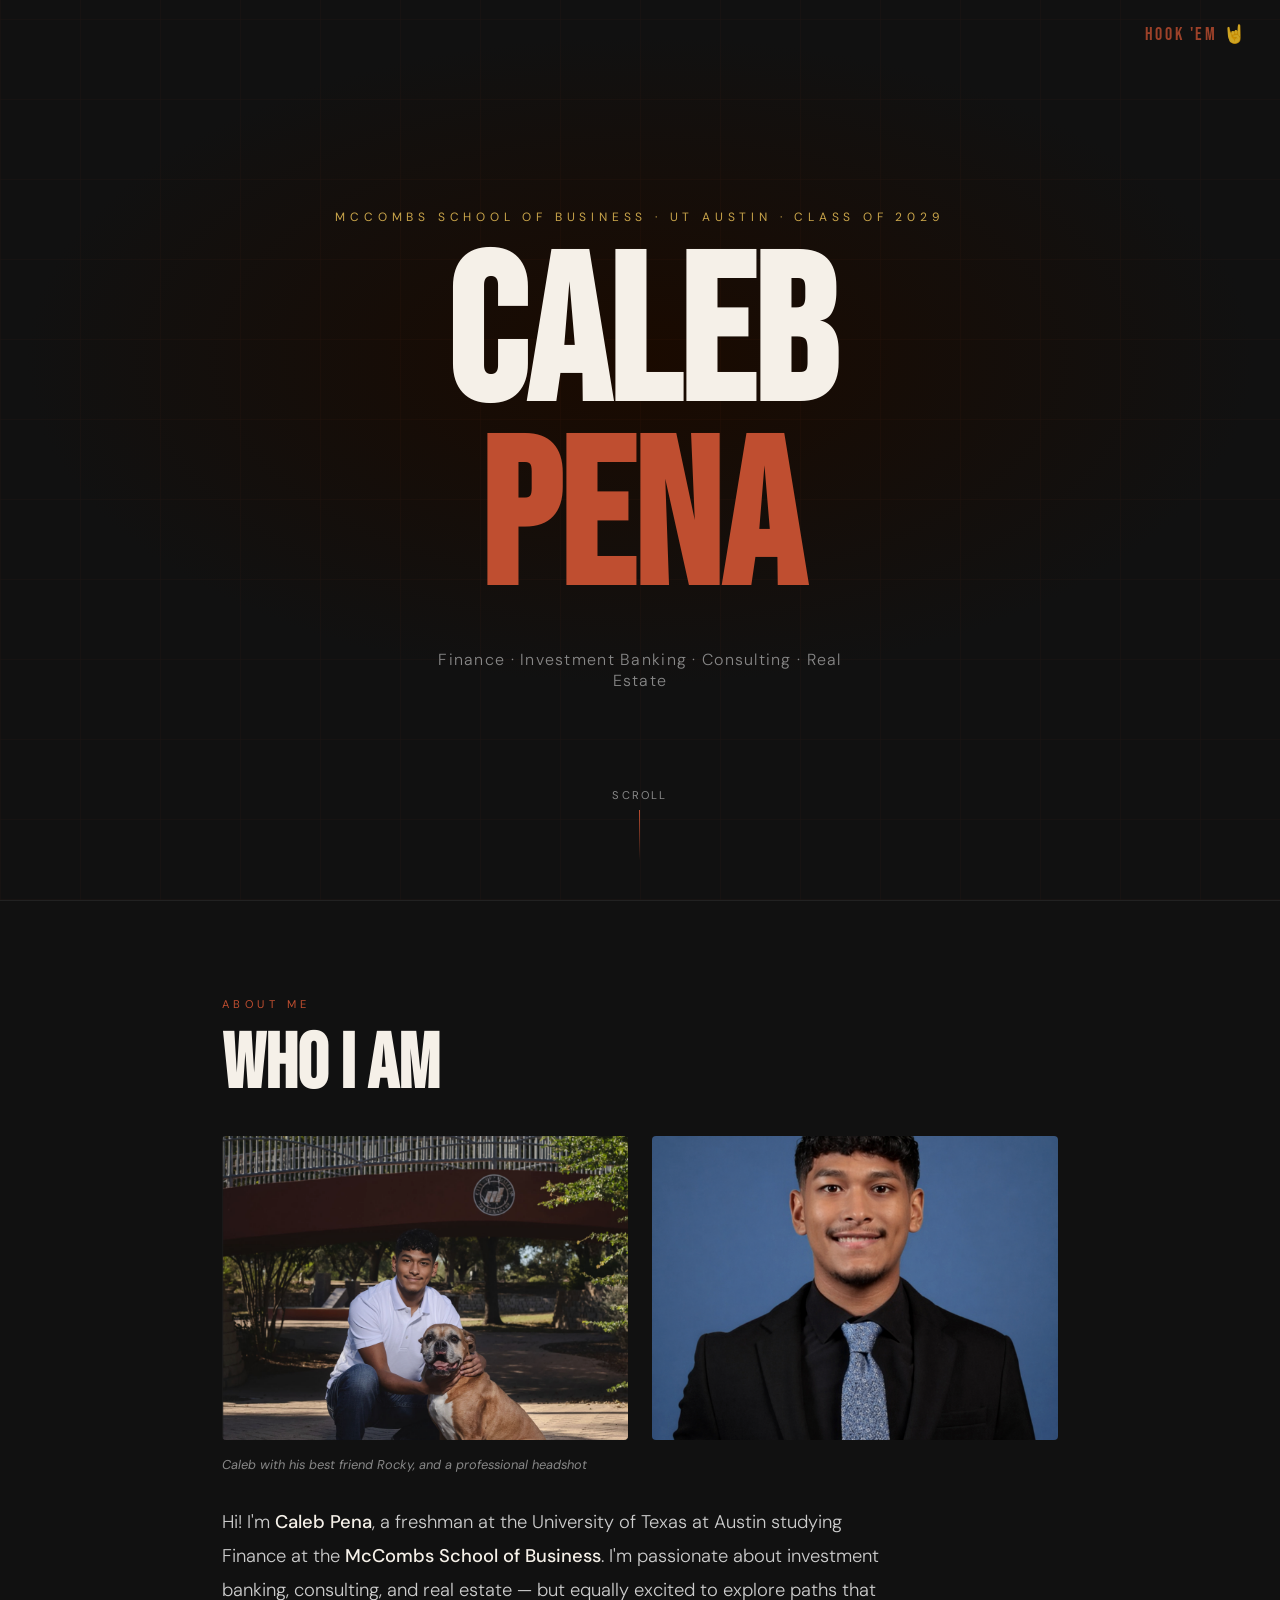
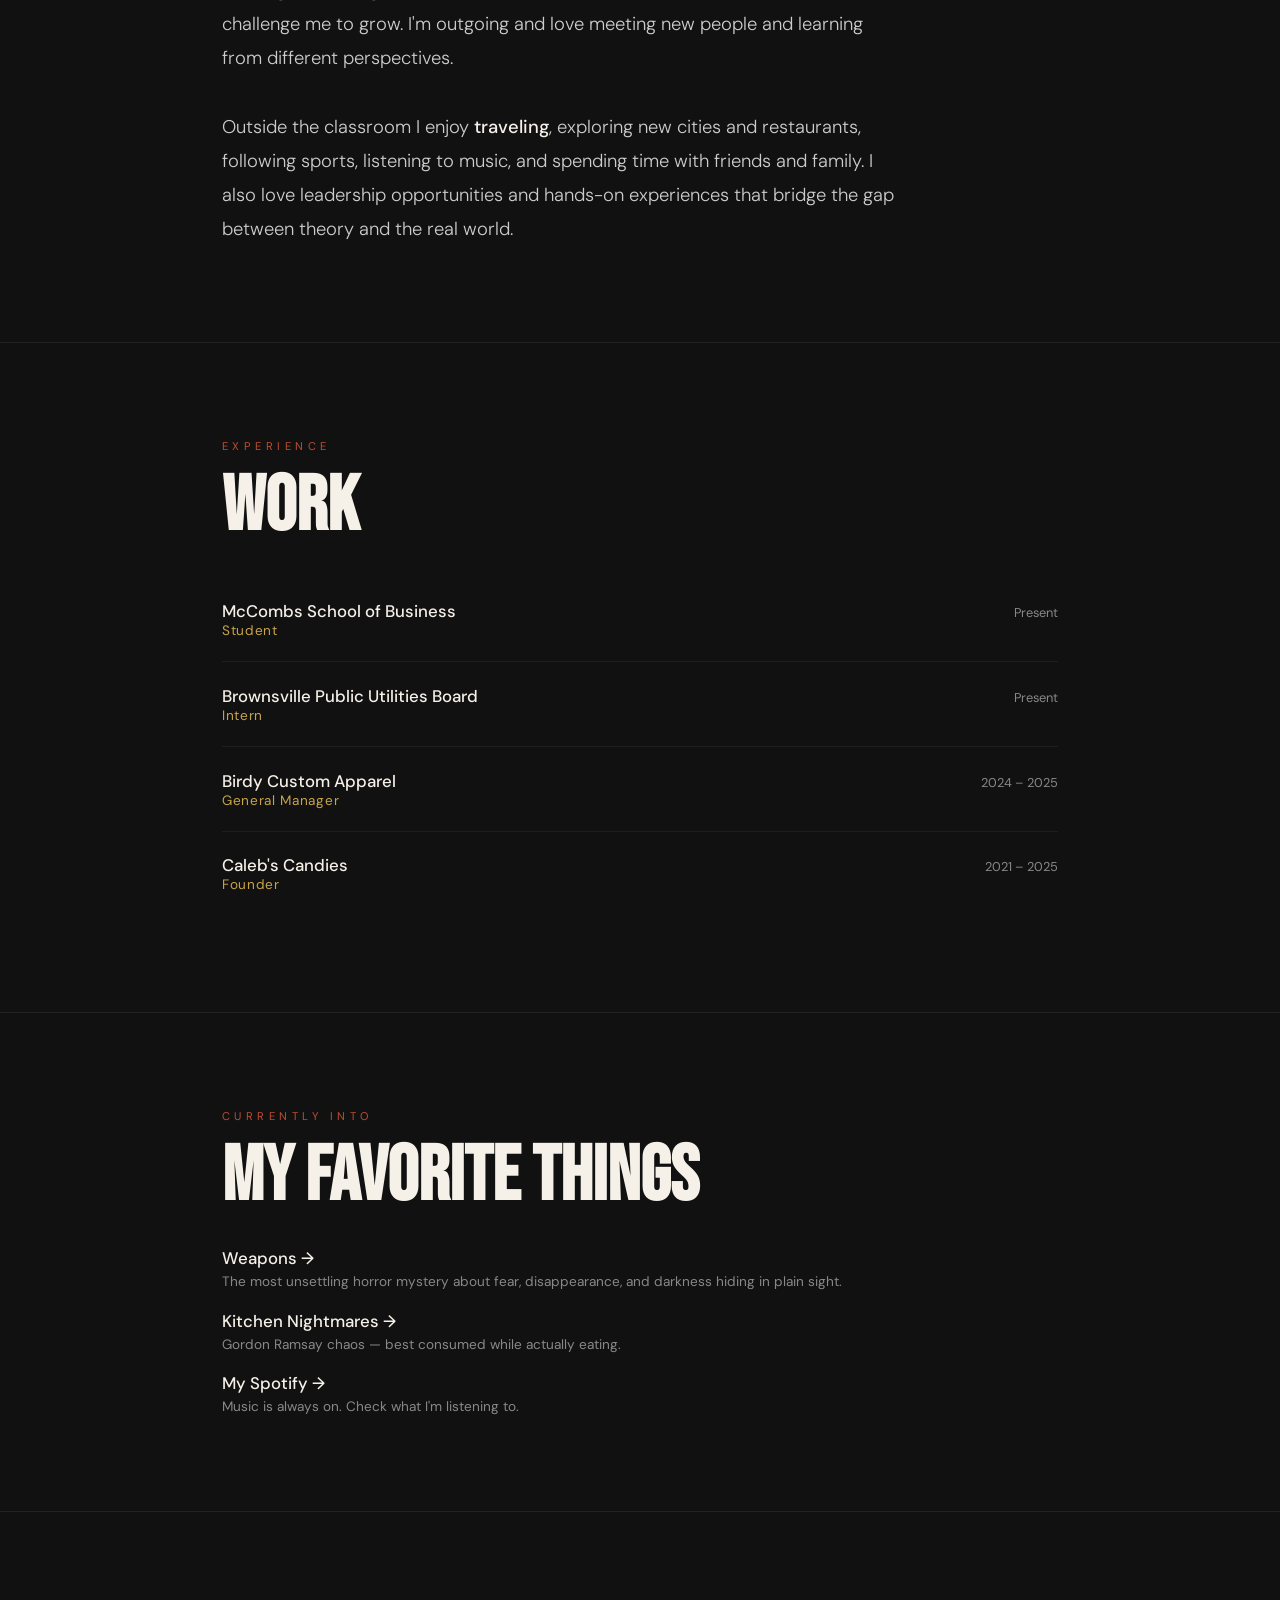
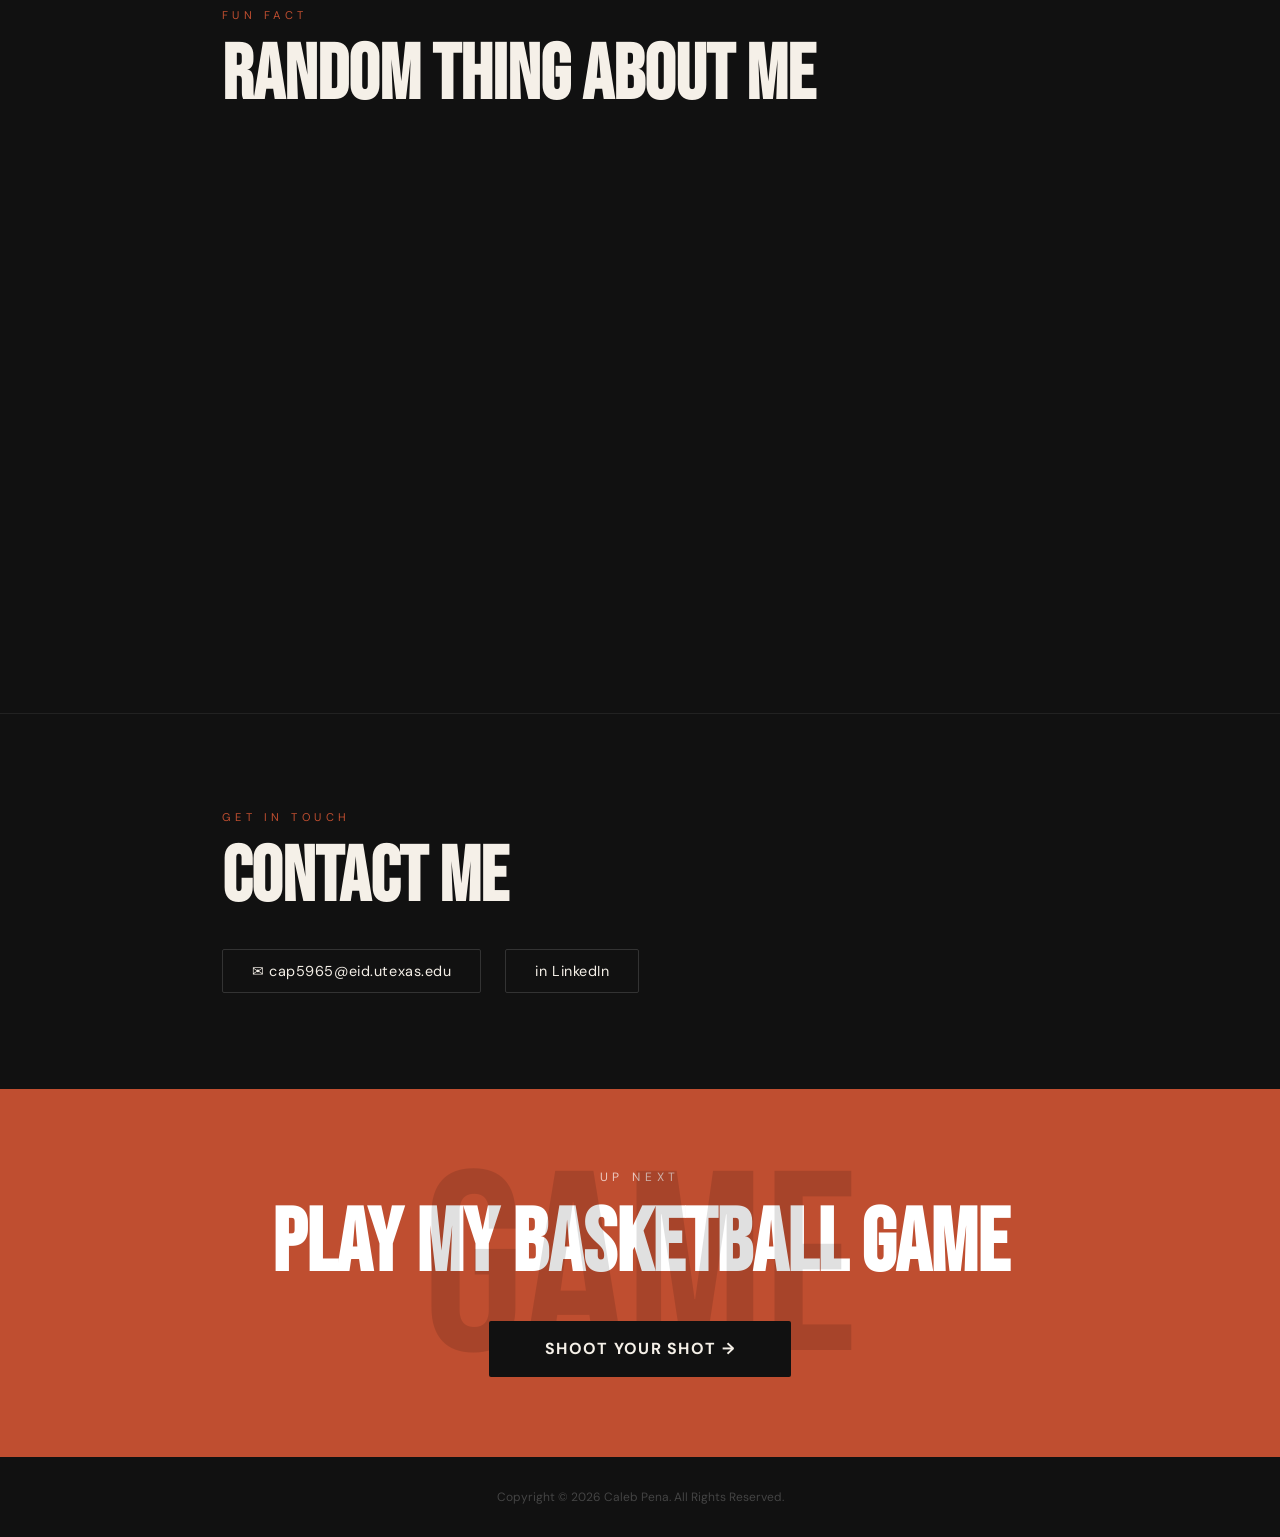
<file: index.html>
<!DOCTYPE html>
<html lang="en">
<head>
  <title>Caleb Pena</title>
  <meta charset="UTF-8" />
  <meta name="viewport" content="width=device-width, initial-scale=1.0" />
  <link href="https://fonts.googleapis.com/css2?family=Bebas+Neue&family=DM+Sans:wght@300;400;500;700&display=swap" rel="stylesheet">
  <style>
    :root {
      --burnt: #BF4E30;
      --cream: #F5F0E8;
      --dark: #111111;
      --gold: #C8A44A;
      --muted: #888;
    }

    *, *::before, *::after { box-sizing: border-box; margin: 0; padding: 0; }

    html { scroll-behavior: smooth; }

    body {
      background: var(--dark);
      color: var(--cream);
      font-family: 'DM Sans', sans-serif;
      overflow-x: hidden;
    }

    /* ── HERO ── */
    .hero {
      min-height: 100vh;
      display: flex;
      flex-direction: column;
      align-items: center;
      justify-content: center;
      position: relative;
      overflow: hidden;
      background: var(--dark);
    }

    .hero-bg {
      position: absolute; inset: 0;
      background: radial-gradient(ellipse 80% 60% at 50% 40%, #1a0a00 0%, #111 60%);
    }

    /* Animated longhorn silhouette grid lines */
    .hero-lines {
      position: absolute; inset: 0; overflow: hidden; opacity: 0.07;
    }
    .hero-lines::before {
      content: '';
      position: absolute; inset: 0;
      background-image:
        repeating-linear-gradient(0deg, var(--burnt) 0px, transparent 1px, transparent 80px),
        repeating-linear-gradient(90deg, var(--burnt) 0px, transparent 1px, transparent 80px);
      animation: gridDrift 20s linear infinite;
    }
    @keyframes gridDrift { from { transform: translateY(0); } to { transform: translateY(80px); } }

    .hook-em {
      position: absolute;
      top: 1.5rem; right: 2rem;
      font-family: 'Bebas Neue', sans-serif;
      font-size: 1.1rem;
      letter-spacing: .15em;
      color: var(--burnt);
      opacity: .8;
    }

    .hero-eyebrow {
      font-size: .75rem;
      letter-spacing: .4em;
      text-transform: uppercase;
      color: var(--gold);
      margin-bottom: 1.4rem;
      animation: fadeUp .8s ease both;
    }

    .hero-name {
      font-family: 'Bebas Neue', sans-serif;
      font-size: clamp(5rem, 16vw, 14rem);
      line-height: .9;
      text-align: center;
      position: relative;
      z-index: 1;
      animation: fadeUp .8s .1s ease both;
    }

    .hero-name span { color: var(--burnt); }

    .hero-sub {
      margin-top: 2rem;
      font-size: 1rem;
      font-weight: 300;
      letter-spacing: .08em;
      color: var(--muted);
      text-align: center;
      max-width: 460px;
      animation: fadeUp .8s .2s ease both;
    }

    .scroll-hint {
      position: absolute; bottom: 2.5rem;
      display: flex; flex-direction: column; align-items: center; gap: .5rem;
      color: var(--muted); font-size: .7rem; letter-spacing: .2em;
      animation: fadeIn 1s 1s ease both;
    }
    .scroll-hint .bar {
      width: 1px; height: 50px;
      background: linear-gradient(to bottom, var(--burnt), transparent);
      animation: dropBar 1.6s 1.2s ease infinite;
    }
    @keyframes dropBar { 0%,100%{transform:scaleY(0);transform-origin:top} 50%{transform:scaleY(1);transform-origin:top} }

    @keyframes fadeUp { from { opacity:0; transform:translateY(30px);} to { opacity:1; transform:none; } }
    @keyframes fadeIn { from { opacity:0;} to { opacity:1; } }

    /* ── SECTIONS ── */
    section {
      max-width: 900px;
      margin: 0 auto;
      padding: 6rem 2rem;
    }

    .section-label {
      font-size: .7rem;
      letter-spacing: .4em;
      text-transform: uppercase;
      color: var(--burnt);
      margin-bottom: 1rem;
    }

    h2 {
      font-family: 'Bebas Neue', sans-serif;
      font-size: clamp(2.5rem, 6vw, 5rem);
      line-height: 1;
      margin-bottom: 2rem;
    }

    hr.divider {
      border: none;
      border-top: 1px solid #222;
      margin: 0;
    }

    /* ── PHOTOS ── */
    .photo-row {
      display: flex;
      gap: 1.5rem;
      margin-bottom: 1rem;
      flex-wrap: wrap;
    }

    .photo-row img {
      width: calc(50% - .75rem);
      border-radius: 4px;
      object-fit: cover;
      aspect-ratio: 4/3;
      filter: saturate(.9) contrast(1.05);
      transition: transform .4s ease, filter .4s ease;
    }
    .photo-row img:hover { transform: scale(1.02); filter: saturate(1.1) contrast(1.1); }

    .caption {
      font-size: .8rem;
      color: var(--muted);
      font-style: italic;
    }

    /* ── ABOUT ── */
    .about-text {
      font-size: 1.15rem;
      line-height: 1.85;
      font-weight: 300;
      color: #ccc;
      max-width: 680px;
    }

    .about-text strong { color: var(--cream); font-weight: 500; }

    /* ── WORK ── */
    .work-list { list-style: none; }
    .work-list li {
      display: flex;
      justify-content: space-between;
      align-items: baseline;
      padding: 1.4rem 0;
      border-bottom: 1px solid #1e1e1e;
      gap: 1rem;
    }
    .work-list li:last-child { border-bottom: none; }

    .work-title { font-weight: 500; font-size: 1.05rem; }
    .work-role { font-size: .85rem; color: var(--gold); letter-spacing: .05em; }
    .work-date { font-size: .8rem; color: var(--muted); white-space: nowrap; }

    /* ── FAVS ── */
    .fav-list { list-style: none; display: flex; flex-direction: column; gap: 1.2rem; }
    .fav-list li a {
      color: var(--cream);
      text-decoration: none;
      font-size: 1.05rem;
      font-weight: 500;
      position: relative;
      display: inline-block;
    }
    .fav-list li a::after {
      content: '';
      position: absolute;
      left: 0; bottom: -2px;
      width: 0; height: 2px;
      background: var(--burnt);
      transition: width .3s ease;
    }
    .fav-list li a:hover::after { width: 100%; }

    .fav-desc {
      font-size: .85rem;
      color: var(--muted);
      margin-top: .25rem;
    }

    /* ── VIDEO ── */
    .video-wrap {
      position: relative;
      padding-bottom: 56.25%;
      height: 0;
      overflow: hidden;
      border-radius: 6px;
    }
    .video-wrap iframe {
      position: absolute; top:0; left:0;
      width:100%; height:100%;
      border:0;
    }

    /* ── CONTACT ── */
    .contact-row {
      display: flex;
      gap: 1.5rem;
      flex-wrap: wrap;
      margin-top: 1.5rem;
    }
    .contact-link {
      display: inline-flex;
      align-items: center;
      gap: .5rem;
      padding: .75rem 1.8rem;
      border: 1px solid #333;
      border-radius: 2px;
      color: var(--cream);
      text-decoration: none;
      font-size: .9rem;
      letter-spacing: .04em;
      transition: background .25s ease, border-color .25s ease, color .25s ease;
    }
    .contact-link:hover { background: var(--burnt); border-color: var(--burnt); }

    /* ── NEXT BUTTON ── */
    .next-section {
      background: var(--burnt);
      padding: 5rem 2rem;
      text-align: center;
      position: relative;
      overflow: hidden;
    }
    .next-section::before {
      content: 'GAME';
      position: absolute;
      font-family: 'Bebas Neue', sans-serif;
      font-size: 20vw;
      color: rgba(0,0,0,.12);
      top: 50%; left: 50%;
      transform: translate(-50%,-50%);
      pointer-events: none;
      white-space: nowrap;
    }
    .next-label {
      font-size: .75rem;
      letter-spacing: .4em;
      text-transform: uppercase;
      color: rgba(255,255,255,.7);
      margin-bottom: 1rem;
    }
    .next-title {
      font-family: 'Bebas Neue', sans-serif;
      font-size: clamp(2.5rem, 7vw, 5.5rem);
      color: white;
      margin-bottom: 2rem;
    }
    .next-btn {
      display: inline-block;
      padding: 1.1rem 3.5rem;
      background: var(--dark);
      color: var(--cream);
      font-family: 'DM Sans', sans-serif;
      font-size: 1rem;
      font-weight: 700;
      letter-spacing: .08em;
      text-decoration: none;
      border-radius: 2px;
      transition: transform .25s ease, box-shadow .25s ease;
      position: relative; z-index: 1;
    }
    .next-btn:hover { transform: translateY(-3px); box-shadow: 0 12px 40px rgba(0,0,0,.4); }

    /* ── FOOTER ── */
    footer {
      text-align: center;
      padding: 2rem;
      font-size: .75rem;
      color: #444;
    }

    /* ── FLOATING PARTICLES ── */
    .particles { position: fixed; inset: 0; pointer-events: none; z-index: 0; overflow: hidden; }
    .particle {
      position: absolute;
      width: 2px; height: 2px;
      border-radius: 50%;
      background: var(--burnt);
      opacity: 0;
      animation: rise var(--dur) var(--delay) ease-in infinite;
    }
    @keyframes rise {
      0% { transform: translateY(100vh) scale(0); opacity: 0; }
      10% { opacity: .6; }
      90% { opacity: .2; }
      100% { transform: translateY(-10vh) scale(1); opacity: 0; }
    }
  </style>
</head>
<body>

<div class="particles" id="particles"></div>

<!-- HERO -->
<div class="hero">
  <div class="hero-bg"></div>
  <div class="hero-lines"></div>
  <div class="hook-em">Hook 'em 🤘</div>
  <p class="hero-eyebrow">McCombs School of Business · UT Austin · Class of 2029</p>
  <h1 class="hero-name">Caleb<br><span>Pena</span></h1>
  <p class="hero-sub">Finance · Investment Banking · Consulting · Real Estate</p>
  <div class="scroll-hint">
    <span>SCROLL</span>
    <div class="bar"></div>
  </div>
</div>

<hr class="divider">

<!-- ABOUT -->
<section id="about">
  <p class="section-label">About Me</p>
  <h2>Who I Am</h2>
  <div class="photo-row">
    <img alt="Caleb and his dog Rocky." src="rockycopy.png" />
    <img alt="Professional headshot." src="headshot.copy.png" />
  </div>
  <p class="caption" style="margin-bottom:2rem"><em>Caleb with his best friend Rocky, and a professional headshot</em></p>
  <p class="about-text">
    Hi! I'm <strong>Caleb Pena</strong>, a freshman at the University of Texas at Austin studying Finance at the <strong>McCombs School of Business</strong>. I'm passionate about investment banking, consulting, and real estate — but equally excited to explore paths that challenge me to grow. I'm outgoing and love meeting new people and learning from different perspectives.<br><br>
    Outside the classroom I enjoy <strong>traveling</strong>, exploring new cities and restaurants, following sports, listening to music, and spending time with friends and family. I also love leadership opportunities and hands-on experiences that bridge the gap between theory and the real world.
  </p>
</section>

<hr class="divider">

<!-- WORK -->
<section id="work">
  <p class="section-label">Experience</p>
  <h2>Work</h2>
  <ul class="work-list">
    <li>
      <div>
        <div class="work-title">McCombs School of Business</div>
        <div class="work-role">Student</div>
      </div>
      <div class="work-date">Present</div>
    </li>
    <li>
      <div>
        <div class="work-title">Brownsville Public Utilities Board</div>
        <div class="work-role">Intern</div>
      </div>
      <div class="work-date">Present</div>
    </li>
    <li>
      <div>
        <div class="work-title">Birdy Custom Apparel</div>
        <div class="work-role">General Manager</div>
      </div>
      <div class="work-date">2024 – 2025</div>
    </li>
    <li>
      <div>
        <div class="work-title">Caleb's Candies</div>
        <div class="work-role">Founder</div>
      </div>
      <div class="work-date">2021 – 2025</div>
    </li>
  </ul>
</section>

<hr class="divider">

<!-- FAVORITES -->
<section id="favs">
  <p class="section-label">Currently Into</p>
  <h2>My Favorite Things</h2>
  <ul class="fav-list">
    <li>
      <a href="https://www.imdb.com/title/tt26581740/" target="_blank">Weapons →</a>
      <p class="fav-desc">The most unsettling horror mystery about fear, disappearance, and darkness hiding in plain sight.</p>
    </li>
    <li>
      <a href="https://www.imdb.com/title/tt0983514/" target="_blank">Kitchen Nightmares →</a>
      <p class="fav-desc">Gordon Ramsay chaos — best consumed while actually eating.</p>
    </li>
    <li>
      <a href="https://open.spotify.com/user/supercap3012?si=4a456eaa248a4660" target="_blank">My Spotify →</a>
      <p class="fav-desc">Music is always on. Check what I'm listening to.</p>
    </li>
  </ul>
</section>

<hr class="divider">

<!-- VIDEO -->
<section id="fun">
  <p class="section-label">Fun Fact</p>
  <h2>Random Thing About Me</h2>
  <div class="video-wrap">
    <iframe src="https://www.youtube.com/embed/dGSDFzHBY4s?si=4JsjZKG0UgzDzfD4"
      title="YouTube video" allow="accelerometer; autoplay; clipboard-write; encrypted-media; gyroscope; picture-in-picture; web-share"
      allowfullscreen referrerpolicy="strict-origin-when-cross-origin"></iframe>
  </div>
</section>

<hr class="divider">

<!-- CONTACT -->
<section id="contact">
  <p class="section-label">Get In Touch</p>
  <h2>Contact Me</h2>
  <div class="contact-row">
    <a class="contact-link" href="mailto:cap5965@eid.utexas.edu">✉ cap5965@eid.utexas.edu</a>
    <a class="contact-link" href="https://www.linkedin.com/in/calebpena" target="_blank">in LinkedIn</a>
  </div>
</section>

<!-- NEXT → GAME -->
<div class="next-section">
  <p class="next-label">Up Next</p>
  <h2 class="next-title">Play My Basketball Game</h2>
  <a class="next-btn" href="basketball.html">SHOOT YOUR SHOT →</a>
</div>

<footer>Copyright © 2026 Caleb Pena. All Rights Reserved.</footer>

<script>
  // Spawn floating particles
  const container = document.getElementById('particles');
  for (let i = 0; i < 30; i++) {
    const p = document.createElement('div');
    p.className = 'particle';
    p.style.left = Math.random() * 100 + 'vw';
    p.style.setProperty('--dur', (6 + Math.random() * 10) + 's');
    p.style.setProperty('--delay', (Math.random() * 12) + 's');
    p.style.width = p.style.height = (1 + Math.random() * 3) + 'px';
    container.appendChild(p);
  }

  // Fade-in on scroll
  const observer = new IntersectionObserver((entries) => {
    entries.forEach(e => {
      if (e.isIntersecting) {
        e.target.style.opacity = '1';
        e.target.style.transform = 'none';
      }
    });
  }, { threshold: 0.1 });

  document.querySelectorAll('section').forEach(s => {
    s.style.opacity = '0';
    s.style.transform = 'translateY(30px)';
    s.style.transition = 'opacity .7s ease, transform .7s ease';
    observer.observe(s);
  });
</script>
</body>
</html>
</file>
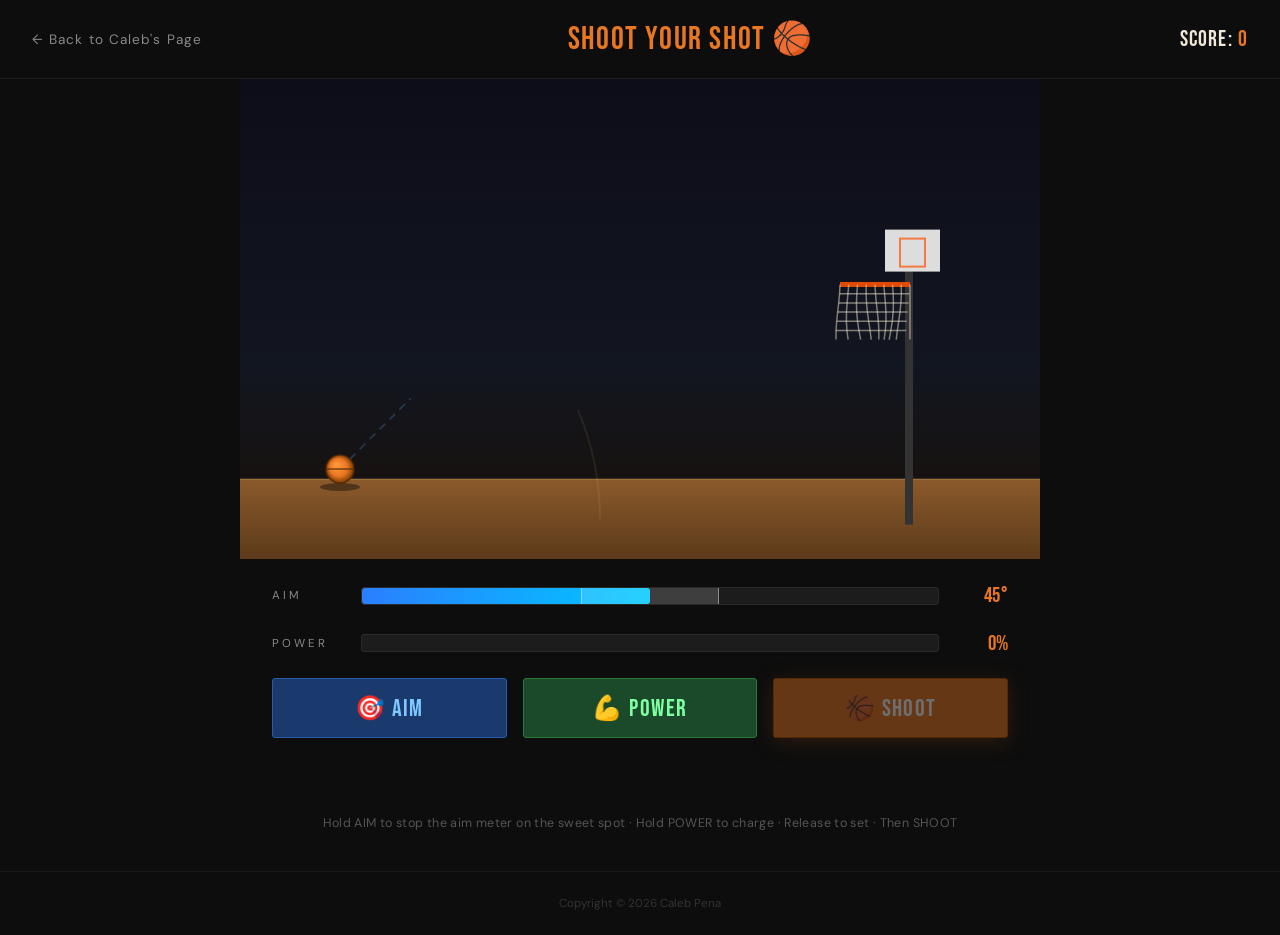
<file: basketball.html>
<!DOCTYPE html>
<html lang="en">
<head>
  <title>Shoot Your Shot – Caleb's Game</title>
  <meta charset="UTF-8" />
  <meta name="viewport" content="width=device-width, initial-scale=1.0"/>
  <link href="https://fonts.googleapis.com/css2?family=Bebas+Neue&family=DM+Sans:wght@300;400;700&display=swap" rel="stylesheet">
  <style>
    :root {
      --orange: #E87722;
      --dark: #0d0d0d;
      --court: #C68642;
      --rim: #E04A00;
    }
    *, *::before, *::after { box-sizing: border-box; margin: 0; padding: 0; }
    body {
      background: var(--dark);
      color: #f0e8d8;
      font-family: 'DM Sans', sans-serif;
      display: flex;
      flex-direction: column;
      align-items: center;
      min-height: 100vh;
      overflow-x: hidden;
    }

    header {
      width: 100%;
      display: flex;
      justify-content: space-between;
      align-items: center;
      padding: 1.2rem 2rem;
      border-bottom: 1px solid #1e1e1e;
    }
    .back-btn {
      text-decoration: none;
      color: #888;
      font-size: .85rem;
      letter-spacing: .08em;
      transition: color .2s;
    }
    .back-btn:hover { color: var(--orange); }
    .game-title {
      font-family: 'Bebas Neue', sans-serif;
      font-size: 2rem;
      color: var(--orange);
      letter-spacing: .05em;
    }
    .score-display {
      font-family: 'Bebas Neue', sans-serif;
      font-size: 1.4rem;
      letter-spacing: .05em;
    }
    .score-display span { color: var(--orange); }

    /* CANVAS AREA */
    #gameCanvas {
      display: block;
      width: 100%;
      max-width: 800px;
      cursor: default;
    }

    /* CONTROLS */
    .controls {
      width: 100%;
      max-width: 800px;
      padding: 1.5rem 2rem 2rem;
      display: flex;
      flex-direction: column;
      gap: 1.4rem;
    }

    .meter-row {
      display: flex;
      align-items: center;
      gap: 1.2rem;
    }

    .meter-label {
      font-size: .72rem;
      letter-spacing: .25em;
      text-transform: uppercase;
      color: #888;
      width: 70px;
      flex-shrink: 0;
    }

    .meter-track {
      flex: 1;
      height: 18px;
      background: #1c1c1c;
      border-radius: 3px;
      position: relative;
      overflow: hidden;
      border: 1px solid #2a2a2a;
    }

    .meter-fill {
      height: 100%;
      border-radius: 3px;
      transition: none;
      will-change: width;
    }

    .aim-fill {
      background: linear-gradient(90deg, #2a7fff, #00c8ff);
      width: 50%;
    }

    .power-fill {
      background: linear-gradient(90deg, #2fc36e, #ffdd00, #ff4400);
      width: 0%;
    }

    /* sweet spot indicator */
    .sweet-zone {
      position: absolute;
      top: 0; bottom: 0;
      background: rgba(255,255,255,.15);
      border-left: 1px solid rgba(255,255,255,.4);
      border-right: 1px solid rgba(255,255,255,.4);
    }

    .meter-value {
      font-family: 'Bebas Neue', sans-serif;
      font-size: 1.3rem;
      width: 50px;
      text-align: right;
      color: var(--orange);
    }

    .btn-row {
      display: flex;
      gap: 1rem;
    }

    .action-btn {
      flex: 1;
      padding: .9rem 1rem;
      border: none;
      border-radius: 3px;
      font-family: 'Bebas Neue', sans-serif;
      font-size: 1.5rem;
      letter-spacing: .06em;
      cursor: pointer;
      transition: transform .12s ease, box-shadow .12s ease;
      position: relative;
      overflow: hidden;
    }
    .action-btn:active { transform: scale(.97); }

    #aimBtn {
      background: #1a3a6e;
      color: #7ec8ff;
      border: 1px solid #2a5aaa;
    }
    #aimBtn.active { background: #0a2a5e; box-shadow: 0 0 20px #2a7fff66; }

    #powerBtn {
      background: #1a4a2a;
      color: #7effa0;
      border: 1px solid #2a7a3a;
    }
    #powerBtn.active { background: #0a3a1a; box-shadow: 0 0 20px #2fc36e66; }

    #shootBtn {
      background: var(--orange);
      color: white;
      border: 1px solid #c05500;
      box-shadow: 0 4px 20px rgba(232,119,34,.35);
    }
    #shootBtn:disabled { opacity: .4; cursor: not-allowed; }

    .msg-bar {
      height: 2rem;
      text-align: center;
      font-family: 'Bebas Neue', sans-serif;
      font-size: 1.6rem;
      letter-spacing: .08em;
      color: var(--orange);
      animation: popIn .3s ease;
    }
    @keyframes popIn { from{transform:scale(.7);opacity:0} to{transform:scale(1);opacity:1} }

    .streak { color: #ffd700; }
    .miss { color: #ff4455; }

    .instructions {
      font-size: .78rem;
      color: #555;
      text-align: center;
      padding: 0 2rem .5rem;
      letter-spacing: .03em;
    }

    footer {
      width: 100%;
      text-align: center;
      padding: 1.5rem;
      font-size: .72rem;
      color: #333;
      border-top: 1px solid #1a1a1a;
      margin-top: auto;
    }
  </style>
</head>
<body>

<header>
  <a class="back-btn" href="index.html">← Back to Caleb's Page</a>
  <div class="game-title">Shoot Your Shot 🏀</div>
  <div class="score-display">Score: <span id="scoreNum">0</span></div>
</header>

<canvas id="gameCanvas" width="800" height="480"></canvas>

<div class="controls">
  <div class="meter-row">
    <span class="meter-label">AIM</span>
    <div class="meter-track" id="aimTrack">
      <div class="sweet-zone" id="sweetZone"></div>
      <div class="meter-fill aim-fill" id="aimFill"></div>
    </div>
    <span class="meter-value" id="aimVal">50°</span>
  </div>
  <div class="meter-row">
    <span class="meter-label">POWER</span>
    <div class="meter-track">
      <div class="meter-fill power-fill" id="powerFill"></div>
    </div>
    <span class="meter-value" id="powerVal">0%</span>
  </div>
  <div class="btn-row">
    <button class="action-btn" id="aimBtn">🎯 AIM</button>
    <button class="action-btn" id="powerBtn">💪 POWER</button>
    <button class="action-btn" id="shootBtn" disabled>🏀 SHOOT</button>
  </div>
  <div class="msg-bar" id="msgBar"></div>
  <p class="instructions">Hold AIM to stop the aim meter on the sweet spot · Hold POWER to charge · Release to set · Then SHOOT</p>
</div>

<footer>Copyright © 2026 Caleb Pena</footer>

<script>
const canvas = document.getElementById('gameCanvas');
const ctx = canvas.getContext('2d');

// ── STATE ──
let score = 0, streak = 0;
let aimPct = 50;          // 0-100  (50 = straight center)
let powerPct = 0;         // 0-100
let aimDir = 1, aimSpeed = 1.6;
let powerDir = 1, powerSpeed = 1.0;
let holdingAim = false, holdingPower = false;
let aimLocked = false, powerLocked = false;
let shooting = false;

// Ball physics
let ball = { x:0, y:0, vx:0, vy:0, r:14, visible:false };

// Hoop
let hoop = { x:600, y:160, w:70, netPhase:0 };
let hoopDir = 1, hoopSpeed = 0.9;

// Reset ball position
function resetBall() {
  ball.x = 100; ball.y = 390;
  ball.vx = 0; ball.vy = 0;
  ball.visible = true;
  shooting = false;
}
resetBall();

// ── DRAWING ──
function drawCourt() {
  // Sky gradient
  const sky = ctx.createLinearGradient(0, 0, 0, canvas.height);
  sky.addColorStop(0, '#0d0d18');
  sky.addColorStop(.6, '#121620');
  sky.addColorStop(1, '#1a0f05');
  ctx.fillStyle = sky;
  ctx.fillRect(0, 0, canvas.width, canvas.height);

  // Court floor
  const floor = ctx.createLinearGradient(0, 400, 0, canvas.height);
  floor.addColorStop(0, '#8B5A2B');
  floor.addColorStop(1, '#5C3A1A');
  ctx.fillStyle = floor;
  ctx.fillRect(0, 400, canvas.width, 80);

  // Court lines
  ctx.strokeStyle = 'rgba(255,220,140,.15)';
  ctx.lineWidth = 2;
  ctx.beginPath();
  ctx.moveTo(0, 400); ctx.lineTo(canvas.width, 400);
  ctx.stroke();

  // Three-point arc
  ctx.strokeStyle = 'rgba(255,220,140,.08)';
  ctx.lineWidth = 2;
  ctx.beginPath();
  ctx.arc(80, 440, 280, -0.4, 0, false);
  ctx.stroke();
}

function drawBackboard() {
  const bx = hoop.x + hoop.w / 2 + 10;
  // Pole
  ctx.fillStyle = '#333';
  ctx.fillRect(bx + 20, hoop.y - 20, 8, 260);
  // Board
  ctx.fillStyle = '#ddd';
  ctx.fillRect(bx, hoop.y - 55, 55, 42);
  ctx.strokeStyle = 'rgba(255,80,0,.7)';
  ctx.lineWidth = 2;
  ctx.strokeRect(bx + 15, hoop.y - 46, 25, 28);
}

function drawHoop() {
  // Rim
  ctx.strokeStyle = '#E04A00';
  ctx.lineWidth = 5;
  ctx.beginPath();
  ctx.moveTo(hoop.x, hoop.y);
  ctx.lineTo(hoop.x + hoop.w, hoop.y);
  ctx.stroke();

  // Net (wavy)
  const segments = 8;
  const segW = hoop.w / segments;
  ctx.strokeStyle = 'rgba(240,230,210,.5)';
  ctx.lineWidth = 1.5;

  for (let i = 0; i <= segments; i++) {
    const topX = hoop.x + i * segW;
    ctx.beginPath();
    ctx.moveTo(topX, hoop.y);
    for (let j = 0; j <= 6; j++) {
      const t = j / 6;
      const nx = topX + (i < segments ? Math.sin(hoop.netPhase + i * .8 + t * 2) * 5 * t : 0);
      const ny = hoop.y + t * 55;
      ctx.lineTo(nx, ny);
    }
    ctx.stroke();
  }

  // Horizontal net lines
  for (let j = 1; j <= 5; j++) {
    const t = j / 6;
    ctx.beginPath();
    const y = hoop.y + t * 55;
    for (let i = 0; i <= segments; i++) {
      const topX = hoop.x + i * segW;
      const nx = topX + Math.sin(hoop.netPhase + i * .8 + t * 2) * 5 * t;
      if (i === 0) ctx.moveTo(nx, y); else ctx.lineTo(nx, y);
    }
    ctx.stroke();
  }
}

function drawBall() {
  if (!ball.visible) return;
  // Shadow
  const shadowY = 408;
  const shadowScale = Math.max(0.1, 1 - (shadowY - ball.y) / 400);
  ctx.beginPath();
  ctx.ellipse(ball.x, shadowY, ball.r * shadowScale * 1.5, ball.r * .3 * shadowScale, 0, 0, Math.PI * 2);
  ctx.fillStyle = 'rgba(0,0,0,.4)';
  ctx.fill();

  // Ball
  ctx.beginPath();
  ctx.arc(ball.x, ball.y, ball.r, 0, Math.PI * 2);
  const grad = ctx.createRadialGradient(ball.x - 4, ball.y - 4, 1, ball.x, ball.y, ball.r);
  grad.addColorStop(0, '#ff9a3c');
  grad.addColorStop(.6, '#e87722');
  grad.addColorStop(1, '#7a3a00');
  ctx.fillStyle = grad;
  ctx.fill();

  // Lines
  ctx.strokeStyle = '#5a2a00';
  ctx.lineWidth = 1.2;
  ctx.beginPath();
  ctx.arc(ball.x, ball.y, ball.r, 0, Math.PI * 2);
  ctx.stroke();
  ctx.beginPath();
  ctx.moveTo(ball.x - ball.r, ball.y); ctx.lineTo(ball.x + ball.r, ball.y);
  ctx.stroke();
  ctx.beginPath();
  ctx.arc(ball.x, ball.y, ball.r, 0, Math.PI, false);
  ctx.stroke();
}

function drawAimLine() {
  if (shooting || aimLocked) return;
  const angle = aimPct / 100 * 70 + 10; // 10°-80° from horizontal
  const rad = (angle * Math.PI) / 180;
  ctx.strokeStyle = 'rgba(100,180,255,.25)';
  ctx.lineWidth = 1.5;
  ctx.setLineDash([8, 6]);
  ctx.beginPath();
  ctx.moveTo(ball.x, ball.y);
  ctx.lineTo(ball.x + Math.cos(rad) * 100, ball.y - Math.sin(rad) * 100);
  ctx.stroke();
  ctx.setLineDash([]);
}

// ── SCORING ──
let flashMsg = '', flashTimer = 0, flashClass = '';

function showMsg(msg, cls) {
  flashMsg = msg; flashClass = cls; flashTimer = 120;
  const el = document.getElementById('msgBar');
  el.textContent = msg;
  el.className = 'msg-bar ' + cls;
}

// ── GAME LOOP ──
let lastTime = 0;
function gameLoop(ts) {
  const dt = Math.min((ts - lastTime) / 16, 3);
  lastTime = ts;

  // Move hoop
  hoop.y += hoopDir * hoopSpeed * dt;
  if (hoop.y < 100 || hoop.y > 220) hoopDir *= -1;
  hoop.netPhase += 0.04 * dt;

  // Oscillate meters
  if (holdingAim && !aimLocked) {
    aimPct += aimDir * aimSpeed * dt;
    if (aimPct >= 100 || aimPct <= 0) aimDir *= -1;
    aimPct = Math.max(0, Math.min(100, aimPct));
  }

  if (holdingPower && !powerLocked) {
    powerPct += powerDir * powerSpeed * dt;
    if (powerPct >= 100 || powerPct <= 0) powerDir *= -1;
    powerPct = Math.max(0, Math.min(100, powerPct));
  }

  // Update aim meter UI
  document.getElementById('aimFill').style.width = aimPct + '%';
  document.getElementById('aimVal').textContent = Math.round(aimPct / 100 * 70 + 10) + '°';
  document.getElementById('powerFill').style.width = powerPct + '%';
  document.getElementById('powerVal').textContent = Math.round(powerPct) + '%';

  // Ball physics
  if (shooting) {
    ball.vy += 0.42 * dt;   // gravity
    ball.x += ball.vx * dt;
    ball.y += ball.vy * dt;

    // Check score: ball passes through hoop zone
    const rimLeft = hoop.x + 5;
    const rimRight = hoop.x + hoop.w - 5;
    if (
      ball.x > rimLeft && ball.x < rimRight &&
      ball.y > hoop.y && ball.y < hoop.y + 20 &&
      ball.vy > 0
    ) {
      const pts = powerPct >= 85 ? 3 : 2;
      score += pts;
      streak++;
      document.getElementById('scoreNum').textContent = score;
      if (streak >= 3) showMsg(`🔥 ${streak}x STREAK! +${pts}`, 'streak');
      else showMsg(pts === 3 ? `🏆 THREE! +3` : `NICE! +2`, '');
      resetAll();
    }

    // Miss: ball out of bounds or hits floor
    if (ball.x > canvas.width + 50 || ball.y > canvas.height + 50 || ball.x < -50) {
      streak = 0;
      showMsg('MISS 😬', 'miss');
      resetAll();
    }
  }

  // ── DRAW ──
  ctx.clearRect(0, 0, canvas.width, canvas.height);
  drawCourt();
  drawBackboard();
  drawHoop();
  drawAimLine();
  drawBall();

  requestAnimationFrame(gameLoop);
}

function resetAll() {
  setTimeout(() => {
    resetBall();
    aimLocked = false;
    powerLocked = false;
    powerPct = 0;
    holdingAim = false;
    holdingPower = false;
    aimDir = 1;
    powerDir = 1;
    document.getElementById('aimBtn').classList.remove('active');
    document.getElementById('powerBtn').classList.remove('active');
    document.getElementById('shootBtn').disabled = true;
    // Increase difficulty
    aimSpeed = 1.6 + Math.min(score * 0.05, 2.5);
    powerSpeed = 1.0 + Math.min(score * 0.03, 2);
  }, 600);
}

// ── SWEET ZONE (center of aim track ~45-55%) ──
const sweetZone = document.getElementById('sweetZone');
// Aim sweet zone: 40-60% of track = heading toward hoop
sweetZone.style.left = '38%';
sweetZone.style.width = '24%';

// ── BUTTON CONTROLS ──
const aimBtn = document.getElementById('aimBtn');
const powerBtn = document.getElementById('powerBtn');
const shootBtn = document.getElementById('shootBtn');

// AIM: hold to oscillate, release to lock
function startAim() {
  if (aimLocked || shooting) return;
  holdingAim = true;
  aimBtn.classList.add('active');
}
function stopAim() {
  if (!holdingAim || aimLocked) return;
  holdingAim = false;
  aimLocked = true;
  aimBtn.classList.remove('active');
}

aimBtn.addEventListener('mousedown', startAim);
aimBtn.addEventListener('mouseup', stopAim);
aimBtn.addEventListener('mouseleave', stopAim);
aimBtn.addEventListener('touchstart', e => { e.preventDefault(); startAim(); });
aimBtn.addEventListener('touchend', e => { e.preventDefault(); stopAim(); });

// POWER: hold to charge, release to lock
function startPower() {
  if (!aimLocked || powerLocked || shooting) return;
  holdingPower = true;
  powerBtn.classList.add('active');
  powerDir = 1;
}
function stopPower() {
  if (!holdingPower || powerLocked) return;
  holdingPower = false;
  powerLocked = true;
  powerBtn.classList.remove('active');
  shootBtn.disabled = false;
}

powerBtn.addEventListener('mousedown', startPower);
powerBtn.addEventListener('mouseup', stopPower);
powerBtn.addEventListener('mouseleave', stopPower);
powerBtn.addEventListener('touchstart', e => { e.preventDefault(); startPower(); });
powerBtn.addEventListener('touchend', e => { e.preventDefault(); stopPower(); });

// SHOOT
shootBtn.addEventListener('click', () => {
  if (!aimLocked || !powerLocked || shooting) return;
  const angle = aimPct / 100 * 70 + 10; // 10°-80°
  const rad = angle * Math.PI / 180;
  const speed = 4 + powerPct * 0.14;

  ball.vx = Math.cos(rad) * speed;
  ball.vy = -Math.sin(rad) * speed;
  shooting = true;
  shootBtn.disabled = true;

  // Shake canvas slightly
  canvas.style.transition = 'transform .1s';
  canvas.style.transform = 'translateX(-3px)';
  setTimeout(() => canvas.style.transform = '', 150);
});

requestAnimationFrame(gameLoop);
</script>
</body>
</html>
</file>
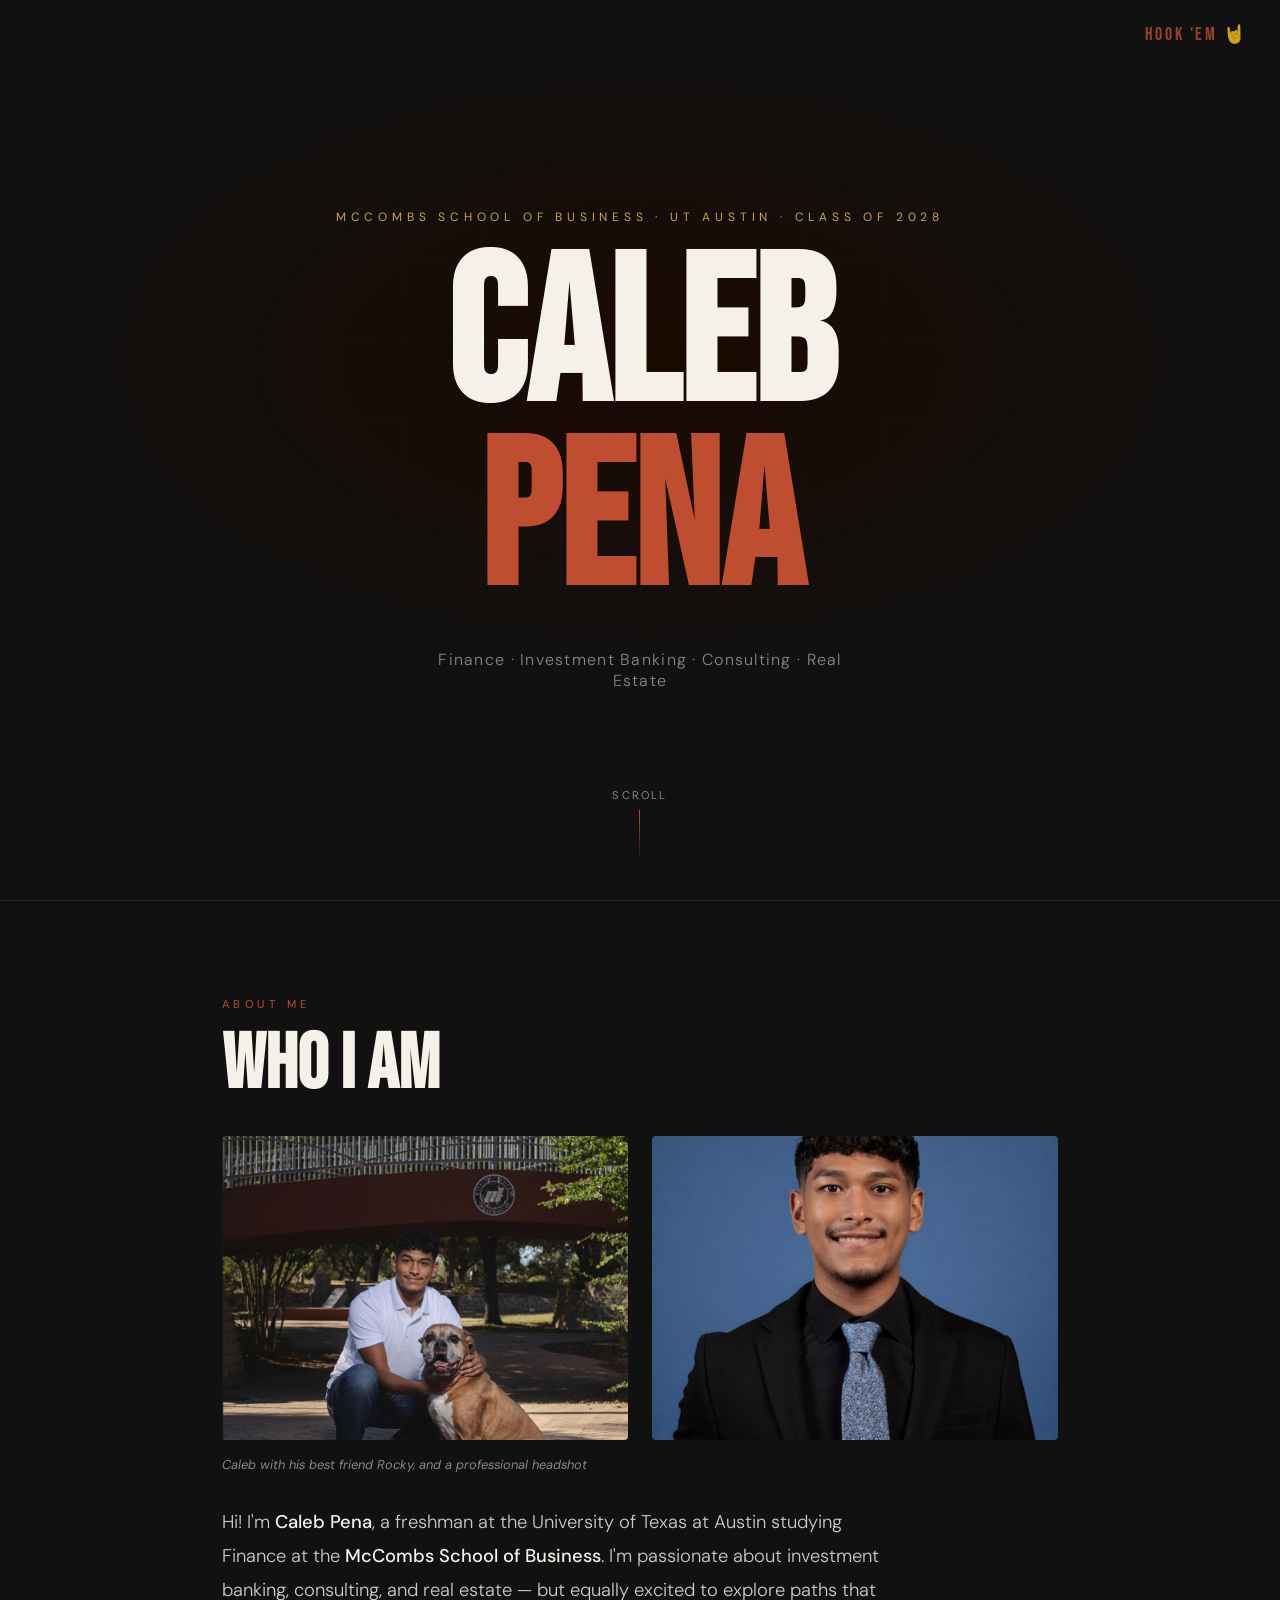
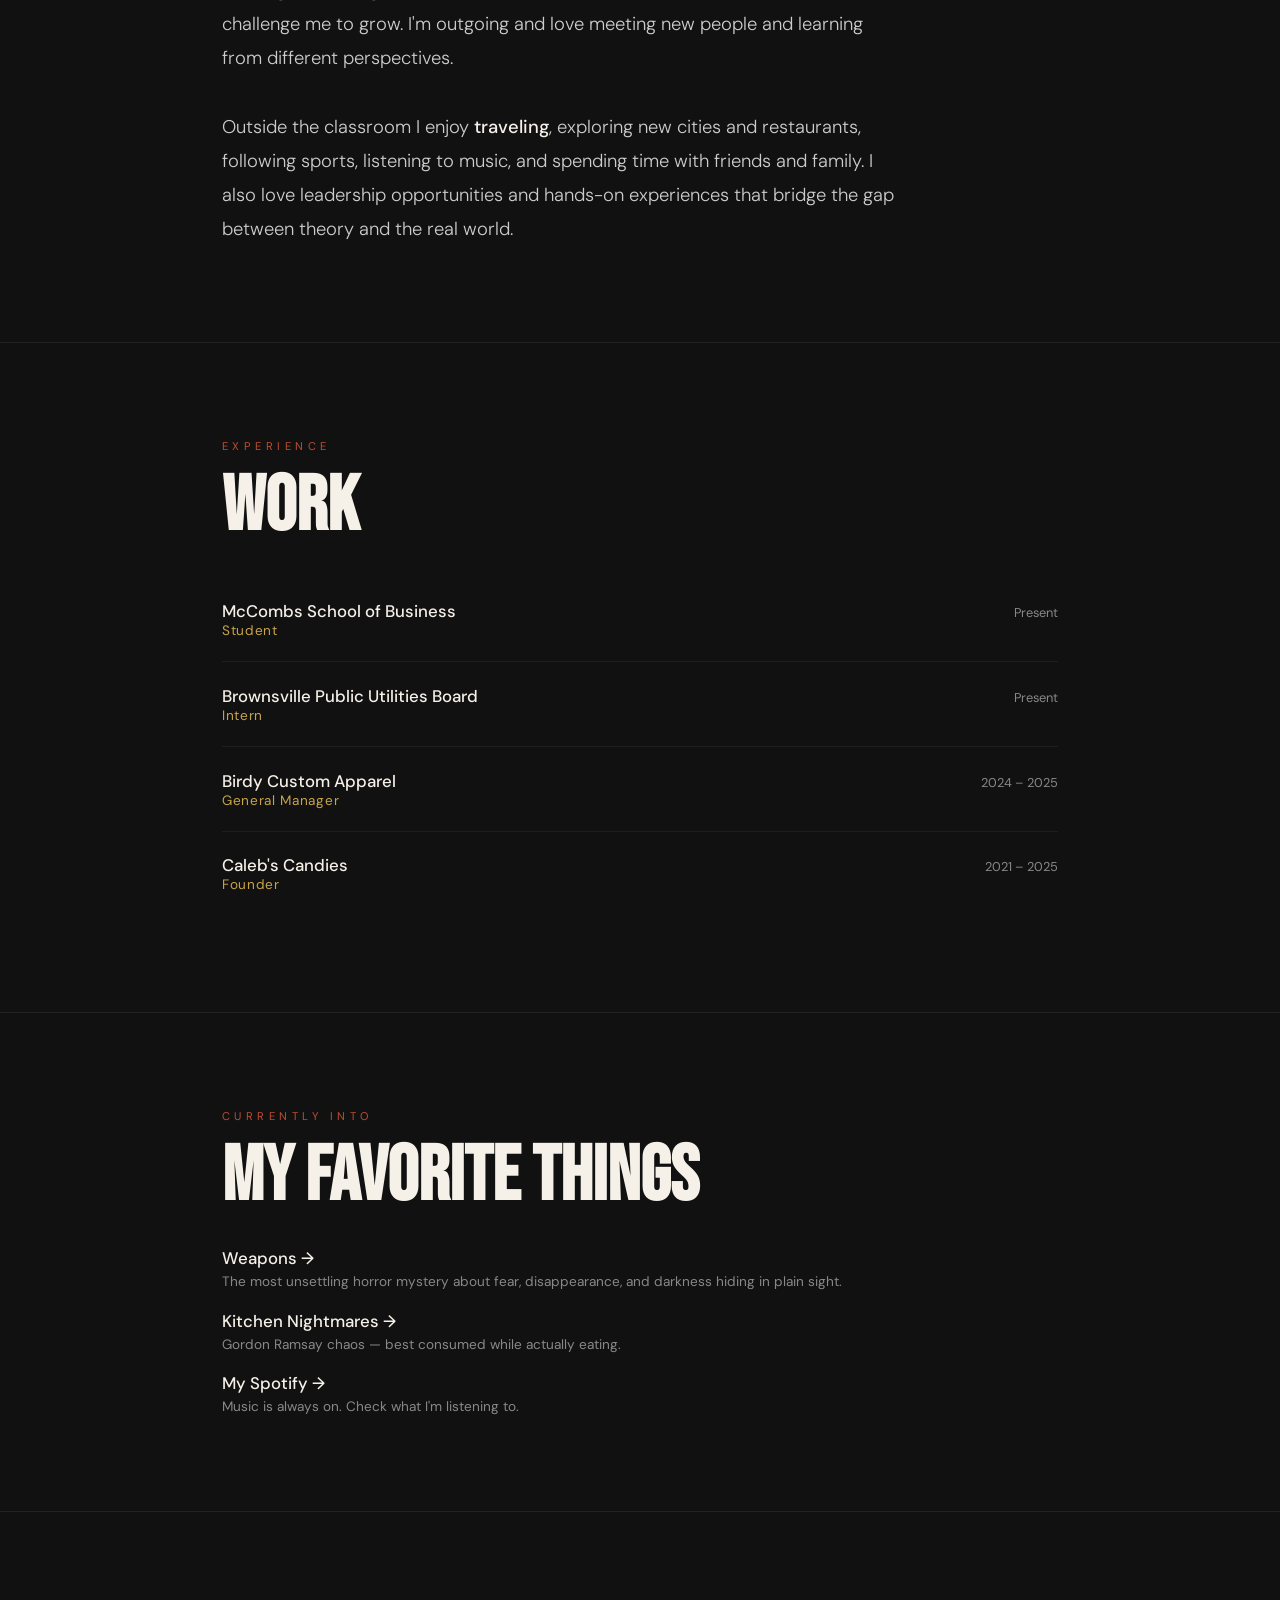
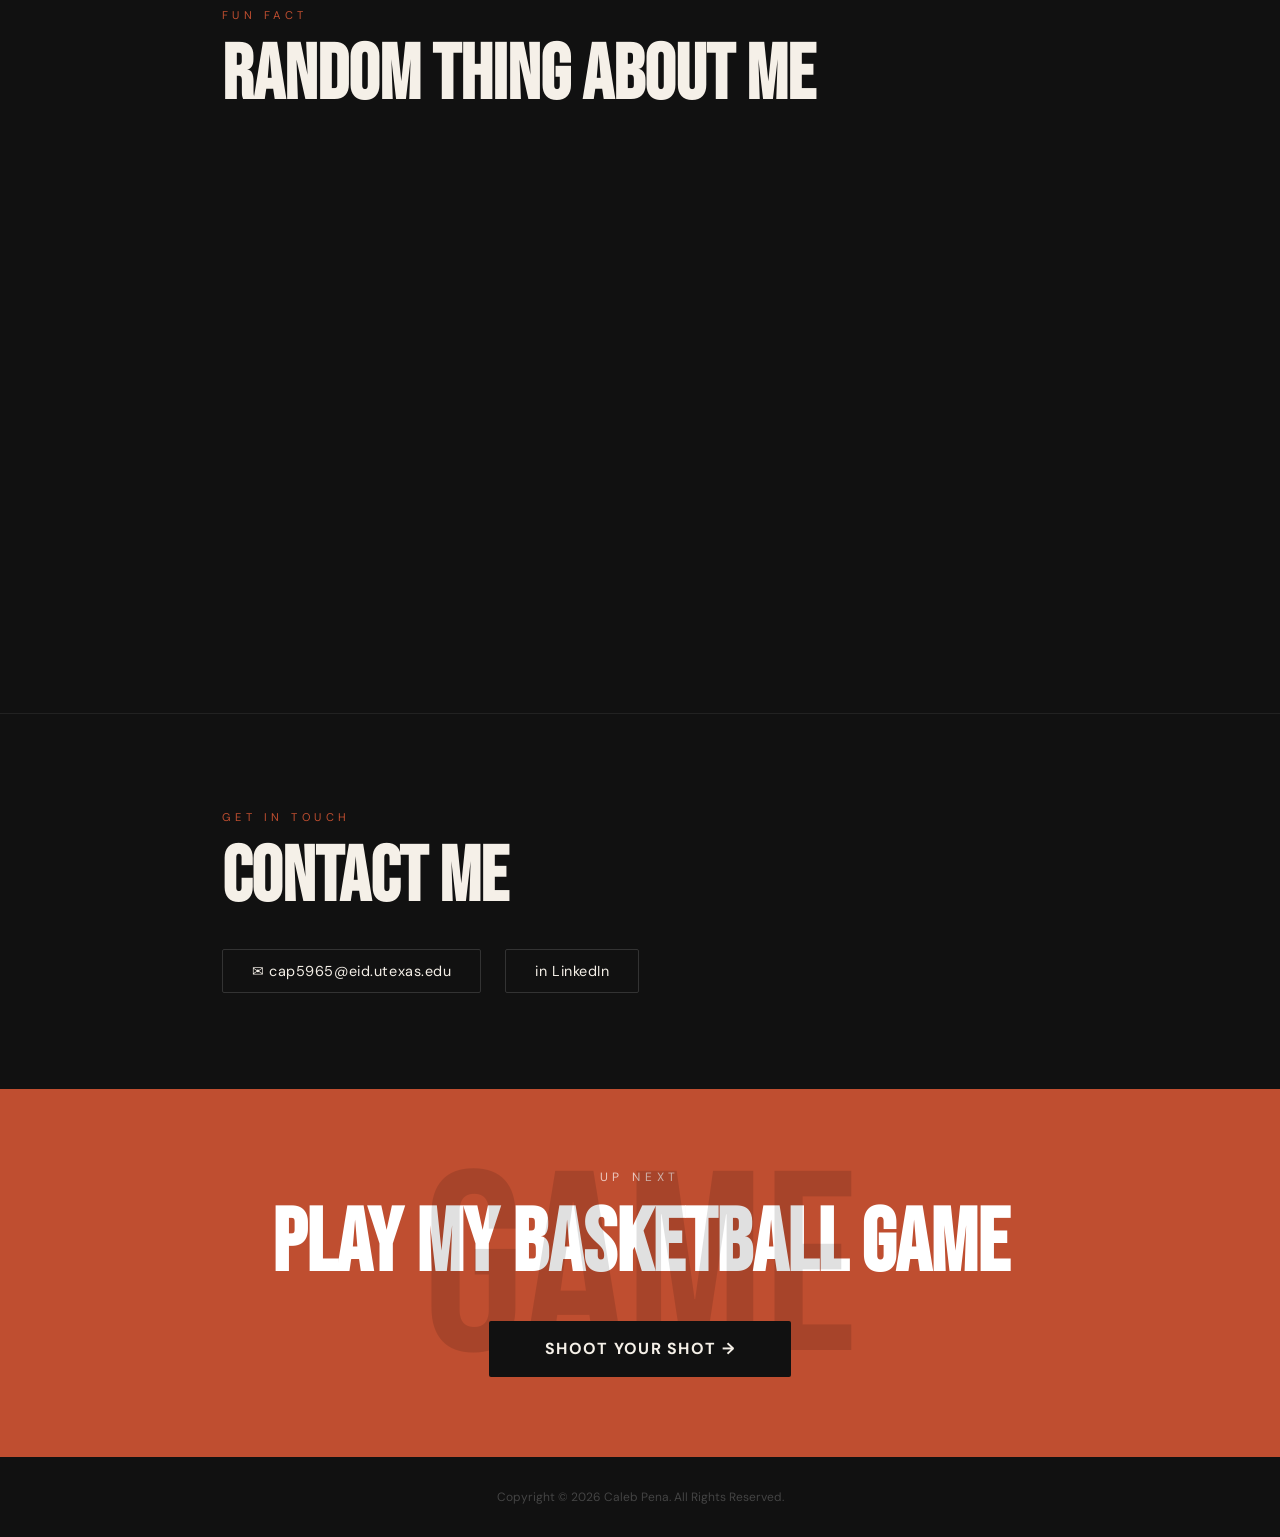
<file: index2.html>
<!DOCTYPE html>
<html lang="en">
<head>
  <title>Caleb Pena</title>
  <meta charset="UTF-8" />
  <meta name="viewport" content="width=device-width, initial-scale=1.0" />
  <link href="https://fonts.googleapis.com/css2?family=Bebas+Neue&family=DM+Sans:wght@300;400;500;700&display=swap" rel="stylesheet">
  <style>
    :root {
      --burnt: #BF4E30;
      --cream: #F5F0E8;
      --dark: #111111;
      --gold: #C8A44A;
      --muted: #888;
    }

    *, *::before, *::after { box-sizing: border-box; margin: 0; padding: 0; }

    html { scroll-behavior: smooth; }

    body {
      background: var(--dark);
      color: var(--cream);
      font-family: 'DM Sans', sans-serif;
      overflow-x: hidden;
    }

    /* ── HERO ── */
    .hero {
      min-height: 100vh;
      display: flex;
      flex-direction: column;
      align-items: center;
      justify-content: center;
      position: relative;
      overflow: hidden;
      background: var(--dark);
    }

    .hero-bg {
      position: absolute; inset: 0;
      background: radial-gradient(ellipse 80% 60% at 50% 40%, #1a0a00 0%, #111 60%);
    }

    /* Animated longhorn silhouette grid lines */
    .hero-lines {
      position: absolute; inset: 0; overflow: hidden; opacity: 0.07;
    }
    .hero-lines::before {
      content: '';
      position: absolute; inset: 0;
      background-image:
        repeating-linear-gradient(0deg, var(--burnt) 0px, transparent 1px, transparent 80px),
        repeating-linear-gradient(90deg, var(--burnt) 0px, transparent 1px, transparent 80px);
      animation: gridDrift 20s linear infinite;
    }
    @keyframes gridDrift { from { transform: translateY(0); } to { transform: translateY(80px); } }

    .hook-em {
      position: absolute;
      top: 1.5rem; right: 2rem;
      font-family: 'Bebas Neue', sans-serif;
      font-size: 1.1rem;
      letter-spacing: .15em;
      color: var(--burnt);
      opacity: .8;
    }

    .hero-eyebrow {
      font-size: .75rem;
      letter-spacing: .4em;
      text-transform: uppercase;
      color: var(--gold);
      margin-bottom: 1.4rem;
      animation: fadeUp .8s ease both;
    }

    .hero-name {
      font-family: 'Bebas Neue', sans-serif;
      font-size: clamp(5rem, 16vw, 14rem);
      line-height: .9;
      text-align: center;
      position: relative;
      z-index: 1;
      animation: fadeUp .8s .1s ease both;
    }

    .hero-name span { color: var(--burnt); }

    .hero-sub {
      margin-top: 2rem;
      font-size: 1rem;
      font-weight: 300;
      letter-spacing: .08em;
      color: var(--muted);
      text-align: center;
      max-width: 460px;
      animation: fadeUp .8s .2s ease both;
    }

    .scroll-hint {
      position: absolute; bottom: 2.5rem;
      display: flex; flex-direction: column; align-items: center; gap: .5rem;
      color: var(--muted); font-size: .7rem; letter-spacing: .2em;
      animation: fadeIn 1s 1s ease both;
    }
    .scroll-hint .bar {
      width: 1px; height: 50px;
      background: linear-gradient(to bottom, var(--burnt), transparent);
      animation: dropBar 1.6s 1.2s ease infinite;
    }
    @keyframes dropBar { 0%,100%{transform:scaleY(0);transform-origin:top} 50%{transform:scaleY(1);transform-origin:top} }

    @keyframes fadeUp { from { opacity:0; transform:translateY(30px);} to { opacity:1; transform:none; } }
    @keyframes fadeIn { from { opacity:0;} to { opacity:1; } }

    /* ── SECTIONS ── */
    section {
      max-width: 900px;
      margin: 0 auto;
      padding: 6rem 2rem;
    }

    .section-label {
      font-size: .7rem;
      letter-spacing: .4em;
      text-transform: uppercase;
      color: var(--burnt);
      margin-bottom: 1rem;
    }

    h2 {
      font-family: 'Bebas Neue', sans-serif;
      font-size: clamp(2.5rem, 6vw, 5rem);
      line-height: 1;
      margin-bottom: 2rem;
    }

    hr.divider {
      border: none;
      border-top: 1px solid #222;
      margin: 0;
    }

    /* ── PHOTOS ── */
    .photo-row {
      display: flex;
      gap: 1.5rem;
      margin-bottom: 1rem;
      flex-wrap: wrap;
    }

    .photo-row img {
      width: calc(50% - .75rem);
      border-radius: 4px;
      object-fit: cover;
      aspect-ratio: 4/3;
      filter: saturate(.9) contrast(1.05);
      transition: transform .4s ease, filter .4s ease;
    }
    .photo-row img:hover { transform: scale(1.02); filter: saturate(1.1) contrast(1.1); }

    .caption {
      font-size: .8rem;
      color: var(--muted);
      font-style: italic;
    }

    /* ── ABOUT ── */
    .about-text {
      font-size: 1.15rem;
      line-height: 1.85;
      font-weight: 300;
      color: #ccc;
      max-width: 680px;
    }

    .about-text strong { color: var(--cream); font-weight: 500; }

    /* ── WORK ── */
    .work-list { list-style: none; }
    .work-list li {
      display: flex;
      justify-content: space-between;
      align-items: baseline;
      padding: 1.4rem 0;
      border-bottom: 1px solid #1e1e1e;
      gap: 1rem;
    }
    .work-list li:last-child { border-bottom: none; }

    .work-title { font-weight: 500; font-size: 1.05rem; }
    .work-role { font-size: .85rem; color: var(--gold); letter-spacing: .05em; }
    .work-date { font-size: .8rem; color: var(--muted); white-space: nowrap; }

    /* ── FAVS ── */
    .fav-list { list-style: none; display: flex; flex-direction: column; gap: 1.2rem; }
    .fav-list li a {
      color: var(--cream);
      text-decoration: none;
      font-size: 1.05rem;
      font-weight: 500;
      position: relative;
      display: inline-block;
    }
    .fav-list li a::after {
      content: '';
      position: absolute;
      left: 0; bottom: -2px;
      width: 0; height: 2px;
      background: var(--burnt);
      transition: width .3s ease;
    }
    .fav-list li a:hover::after { width: 100%; }

    .fav-desc {
      font-size: .85rem;
      color: var(--muted);
      margin-top: .25rem;
    }

    /* ── VIDEO ── */
    .video-wrap {
      position: relative;
      padding-bottom: 56.25%;
      height: 0;
      overflow: hidden;
      border-radius: 6px;
    }
    .video-wrap iframe {
      position: absolute; top:0; left:0;
      width:100%; height:100%;
      border:0;
    }

    /* ── CONTACT ── */
    .contact-row {
      display: flex;
      gap: 1.5rem;
      flex-wrap: wrap;
      margin-top: 1.5rem;
    }
    .contact-link {
      display: inline-flex;
      align-items: center;
      gap: .5rem;
      padding: .75rem 1.8rem;
      border: 1px solid #333;
      border-radius: 2px;
      color: var(--cream);
      text-decoration: none;
      font-size: .9rem;
      letter-spacing: .04em;
      transition: background .25s ease, border-color .25s ease, color .25s ease;
    }
    .contact-link:hover { background: var(--burnt); border-color: var(--burnt); }

    /* ── NEXT BUTTON ── */
    .next-section {
      background: var(--burnt);
      padding: 5rem 2rem;
      text-align: center;
      position: relative;
      overflow: hidden;
    }
    .next-section::before {
      content: 'GAME';
      position: absolute;
      font-family: 'Bebas Neue', sans-serif;
      font-size: 20vw;
      color: rgba(0,0,0,.12);
      top: 50%; left: 50%;
      transform: translate(-50%,-50%);
      pointer-events: none;
      white-space: nowrap;
    }
    .next-label {
      font-size: .75rem;
      letter-spacing: .4em;
      text-transform: uppercase;
      color: rgba(255,255,255,.7);
      margin-bottom: 1rem;
    }
    .next-title {
      font-family: 'Bebas Neue', sans-serif;
      font-size: clamp(2.5rem, 7vw, 5.5rem);
      color: white;
      margin-bottom: 2rem;
    }
    .next-btn {
      display: inline-block;
      padding: 1.1rem 3.5rem;
      background: var(--dark);
      color: var(--cream);
      font-family: 'DM Sans', sans-serif;
      font-size: 1rem;
      font-weight: 700;
      letter-spacing: .08em;
      text-decoration: none;
      border-radius: 2px;
      transition: transform .25s ease, box-shadow .25s ease;
      position: relative; z-index: 1;
    }
    .next-btn:hover { transform: translateY(-3px); box-shadow: 0 12px 40px rgba(0,0,0,.4); }

    /* ── FOOTER ── */
    footer {
      text-align: center;
      padding: 2rem;
      font-size: .75rem;
      color: #444;
    }

    /* ── FLOATING PARTICLES ── */
    .particles { position: fixed; inset: 0; pointer-events: none; z-index: 0; overflow: hidden; }
    .particle {
      position: absolute;
      width: 2px; height: 2px;
      border-radius: 50%;
      background: var(--burnt);
      opacity: 0;
      animation: rise var(--dur) var(--delay) ease-in infinite;
    }
    @keyframes rise {
      0% { transform: translateY(100vh) scale(0); opacity: 0; }
      10% { opacity: .6; }
      90% { opacity: .2; }
      100% { transform: translateY(-10vh) scale(1); opacity: 0; }
    }
  </style>
</head>
<body>

<div class="particles" id="particles"></div>

<!-- HERO -->
<div class="hero">
  <div class="hero-bg"></div>
  <div class="hero-lines"></div>
  <div class="hook-em">Hook 'em 🤘</div>
  <p class="hero-eyebrow">McCombs School of Business · UT Austin · Class of 2028</p>
  <h1 class="hero-name">Caleb<br><span>Pena</span></h1>
  <p class="hero-sub">Finance · Investment Banking · Consulting · Real Estate</p>
  <div class="scroll-hint">
    <span>SCROLL</span>
    <div class="bar"></div>
  </div>
</div>

<hr class="divider">

<!-- ABOUT -->
<section id="about">
  <p class="section-label">About Me</p>
  <h2>Who I Am</h2>
  <div class="photo-row">
    <img alt="Caleb and his dog Rocky." src="rockycopy.png" />
    <img alt="Professional headshot." src="headshot.copy.png" />
  </div>
  <p class="caption" style="margin-bottom:2rem"><em>Caleb with his best friend Rocky, and a professional headshot</em></p>
  <p class="about-text">
    Hi! I'm <strong>Caleb Pena</strong>, a freshman at the University of Texas at Austin studying Finance at the <strong>McCombs School of Business</strong>. I'm passionate about investment banking, consulting, and real estate — but equally excited to explore paths that challenge me to grow. I'm outgoing and love meeting new people and learning from different perspectives.<br><br>
    Outside the classroom I enjoy <strong>traveling</strong>, exploring new cities and restaurants, following sports, listening to music, and spending time with friends and family. I also love leadership opportunities and hands-on experiences that bridge the gap between theory and the real world.
  </p>
</section>

<hr class="divider">

<!-- WORK -->
<section id="work">
  <p class="section-label">Experience</p>
  <h2>Work</h2>
  <ul class="work-list">
    <li>
      <div>
        <div class="work-title">McCombs School of Business</div>
        <div class="work-role">Student</div>
      </div>
      <div class="work-date">Present</div>
    </li>
    <li>
      <div>
        <div class="work-title">Brownsville Public Utilities Board</div>
        <div class="work-role">Intern</div>
      </div>
      <div class="work-date">Present</div>
    </li>
    <li>
      <div>
        <div class="work-title">Birdy Custom Apparel</div>
        <div class="work-role">General Manager</div>
      </div>
      <div class="work-date">2024 – 2025</div>
    </li>
    <li>
      <div>
        <div class="work-title">Caleb's Candies</div>
        <div class="work-role">Founder</div>
      </div>
      <div class="work-date">2021 – 2025</div>
    </li>
  </ul>
</section>

<hr class="divider">

<!-- FAVORITES -->
<section id="favs">
  <p class="section-label">Currently Into</p>
  <h2>My Favorite Things</h2>
  <ul class="fav-list">
    <li>
      <a href="https://www.imdb.com/title/tt26581740/" target="_blank">Weapons →</a>
      <p class="fav-desc">The most unsettling horror mystery about fear, disappearance, and darkness hiding in plain sight.</p>
    </li>
    <li>
      <a href="https://www.imdb.com/title/tt0983514/" target="_blank">Kitchen Nightmares →</a>
      <p class="fav-desc">Gordon Ramsay chaos — best consumed while actually eating.</p>
    </li>
    <li>
      <a href="https://open.spotify.com/user/supercap3012?si=4a456eaa248a4660" target="_blank">My Spotify →</a>
      <p class="fav-desc">Music is always on. Check what I'm listening to.</p>
    </li>
  </ul>
</section>

<hr class="divider">

<!-- VIDEO -->
<section id="fun">
  <p class="section-label">Fun Fact</p>
  <h2>Random Thing About Me</h2>
  <div class="video-wrap">
    <iframe src="https://www.youtube.com/embed/dGSDFzHBY4s?si=4JsjZKG0UgzDzfD4"
      title="YouTube video" allow="accelerometer; autoplay; clipboard-write; encrypted-media; gyroscope; picture-in-picture; web-share"
      allowfullscreen referrerpolicy="strict-origin-when-cross-origin"></iframe>
  </div>
</section>

<hr class="divider">

<!-- CONTACT -->
<section id="contact">
  <p class="section-label">Get In Touch</p>
  <h2>Contact Me</h2>
  <div class="contact-row">
    <a class="contact-link" href="mailto:cap5965@eid.utexas.edu">✉ cap5965@eid.utexas.edu</a>
    <a class="contact-link" href="https://www.linkedin.com/in/calebpena" target="_blank">in LinkedIn</a>
  </div>
</section>

<!-- NEXT → GAME -->
<div class="next-section">
  <p class="next-label">Up Next</p>
  <h2 class="next-title">Play My Basketball Game</h2>
  <a class="next-btn" href="basketball.html">SHOOT YOUR SHOT →</a>
</div>

<footer>Copyright © 2026 Caleb Pena. All Rights Reserved.</footer>

<script>
  // Spawn floating particles
  const container = document.getElementById('particles');
  for (let i = 0; i < 30; i++) {
    const p = document.createElement('div');
    p.className = 'particle';
    p.style.left = Math.random() * 100 + 'vw';
    p.style.setProperty('--dur', (6 + Math.random() * 10) + 's');
    p.style.setProperty('--delay', (Math.random() * 12) + 's');
    p.style.width = p.style.height = (1 + Math.random() * 3) + 'px';
    container.appendChild(p);
  }

  // Fade-in on scroll
  const observer = new IntersectionObserver((entries) => {
    entries.forEach(e => {
      if (e.isIntersecting) {
        e.target.style.opacity = '1';
        e.target.style.transform = 'none';
      }
    });
  }, { threshold: 0.1 });

  document.querySelectorAll('section').forEach(s => {
    s.style.opacity = '0';
    s.style.transform = 'translateY(30px)';
    s.style.transition = 'opacity .7s ease, transform .7s ease';
    observer.observe(s);
  });
</script>
</body>
</html>
</file>
